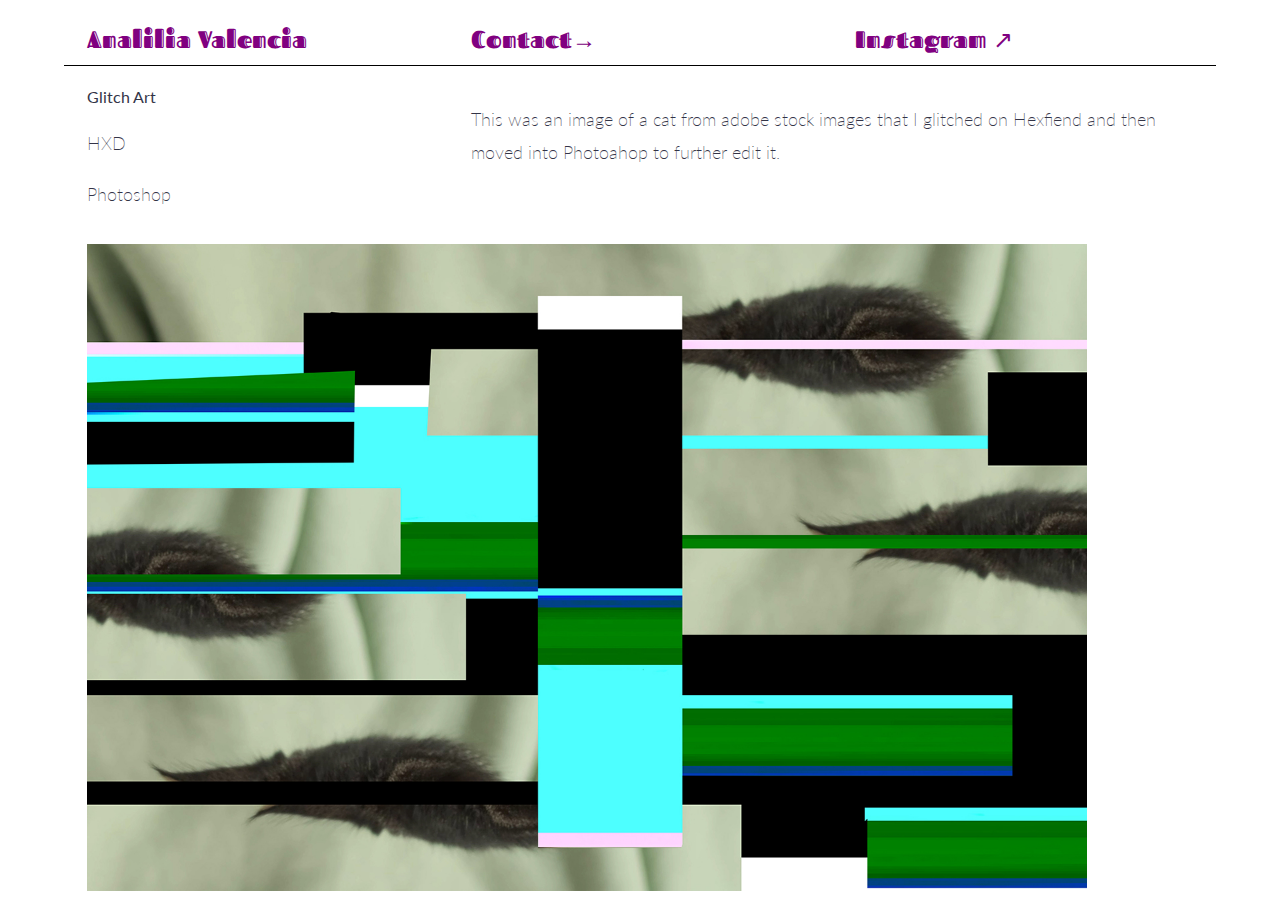
<file: project1.html>
<!DOCTYPE html>
<html lang="en">
<head>
    <meta charset="UTF-8">
    <meta http-equiv="X-UA-Compatible" content="IE=edge">
    <meta name="viewport" content="width=device-width, initial-scale=1.0">
    <title>My Website</title>
    <link rel="stylesheet" href="styles/simple-grid.css">
    <link rel="stylesheet" href="styles/main.css">
    <link rel="stylesheet" href="https://fonts.googleapis.com/css?family=Fascinate+Inline">
</head>
<body>
    <div class="container">
        <div class="row nav_bar">
            <div class="col-4">
                <a class="nav_item" href="/">Analilia Valencia</a>
            </div>

            <div class="col-4">
                <a class="nav_item" href="mailto:analilia.valenciaizazaga@sjsu.edu">Contact&#8594;
                </a>
            </div>

            <div class="col-4">
                <a class="nav_item" href="https://www.instagram.com/moonghoulsclub/">Instagram &#8599;</a>
            </div>
        </div>


        <div class="row project_page_description">
            <div class="col-4">
                <a class="nav item" <h3>Glitch Art</h3> </a>
                <p class="project_tools">HXD</p>
                <p class="project_tools">Photoshop</p>
            </div>
            <div class="col-8">
                <p>This was an image of a cat from adobe stock images that I glitched on Hexfiend and then moved into Photoahop to further edit it.</p>
            </div>
      </div>
        <div class="row">
            <div class="col-12">
                <img src="assets/images/a0333.jpg" width="1000px"/>
                <p></p>
            </div>
        </div>
        </div>
    </body>
</html>
</file>
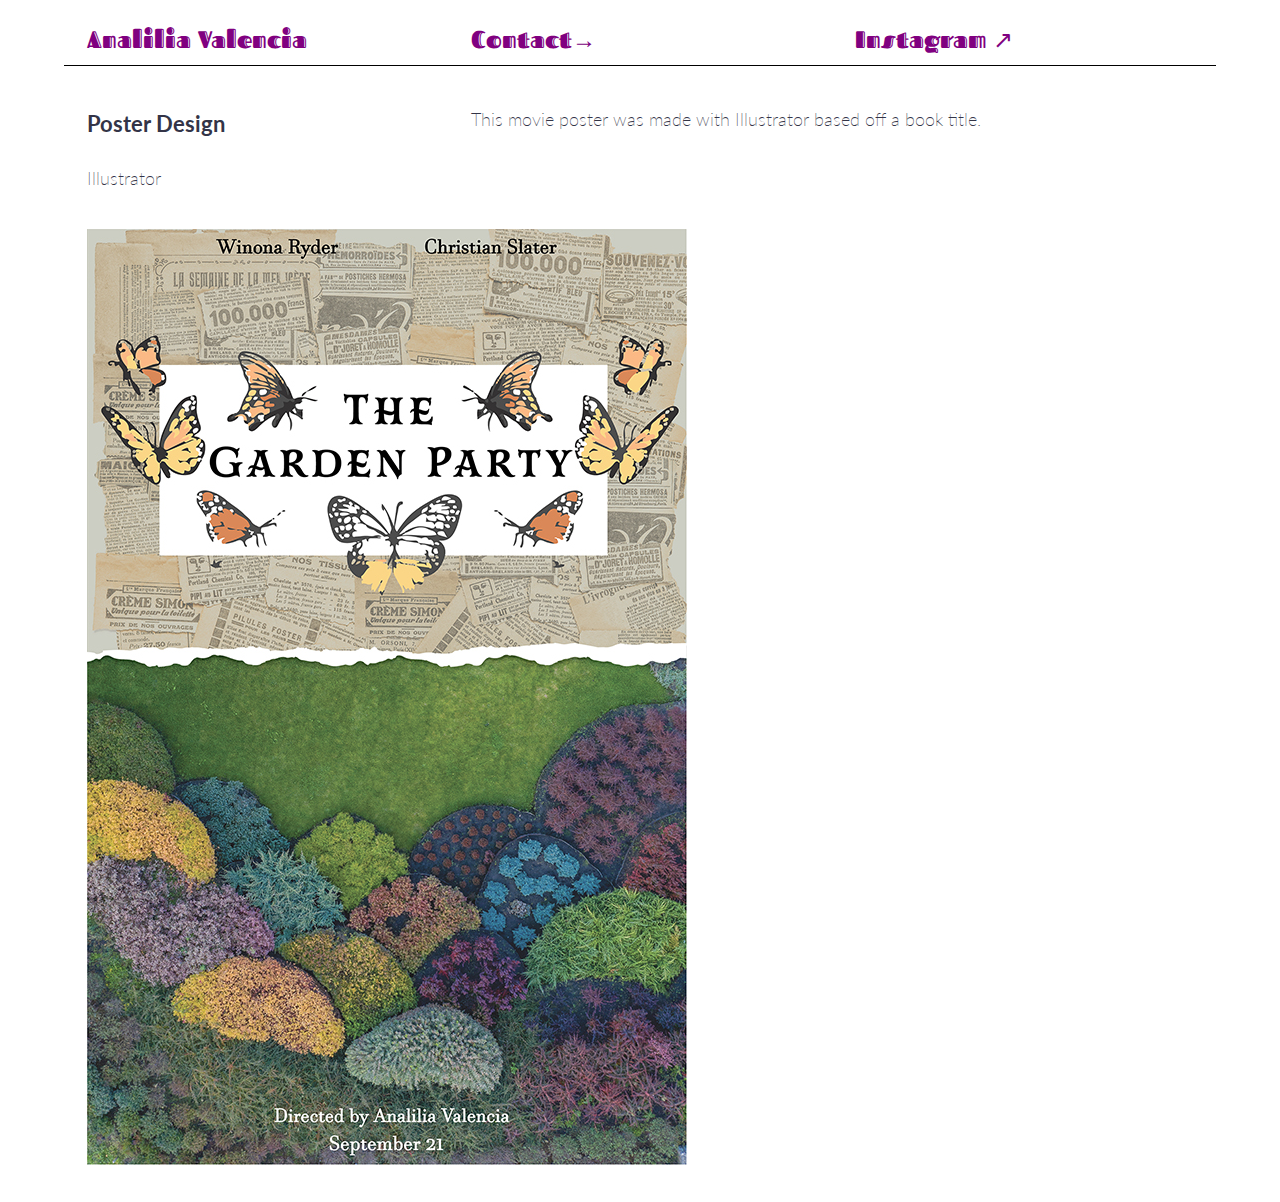
<file: project2.html>
<!DOCTYPE html>
<html lang="en">
<head>
    <meta charset="UTF-8">
    <meta http-equiv="X-UA-Compatible" content="IE=edge">
    <meta name="viewport" content="width=device-width, initial-scale=1.0">
    <title>My Website</title>
    <link rel="stylesheet" href="styles/simple-grid.css">
    <link rel="stylesheet" href="styles/main.css">
    <link rel="stylesheet" href="https://fonts.googleapis.com/css?family=Fascinate+Inline">
</head>
<body>
    <div class="container">
        <div class="row nav_bar">
            <div class="col-4">
                <a class="nav_item" href="/">Analilia Valencia</a>
            </div>

            <div class="col-4">
                <a class="nav_item" href="mailto:analilia.valenciaizazaga@sjsu.edu">Contact&#8594;
                </a>
            </div>

            <div class="col-4">
                <a class="nav_item" href="https://www.instagram.com/moonghoulsclub/">Instagram &#8599;</a>
            </div>
        </div>


        <div class="row project_page_description">
            <div class="col-4">
                <h3>Poster Design</h3>
                <p class="project_tools">Illustrator</p>
            </div>
            <div class="col-8">
                <p>This movie poster was made with Illustrator based off a book title.</p>
            </div>
      </div>
        <div class="row">
            <div class="col-12">
                <img src="assets/images/poster ao555.jpg"/>
                <p></p>
            </div>
        </div>
        </div>
    </body>
</html>
</file>
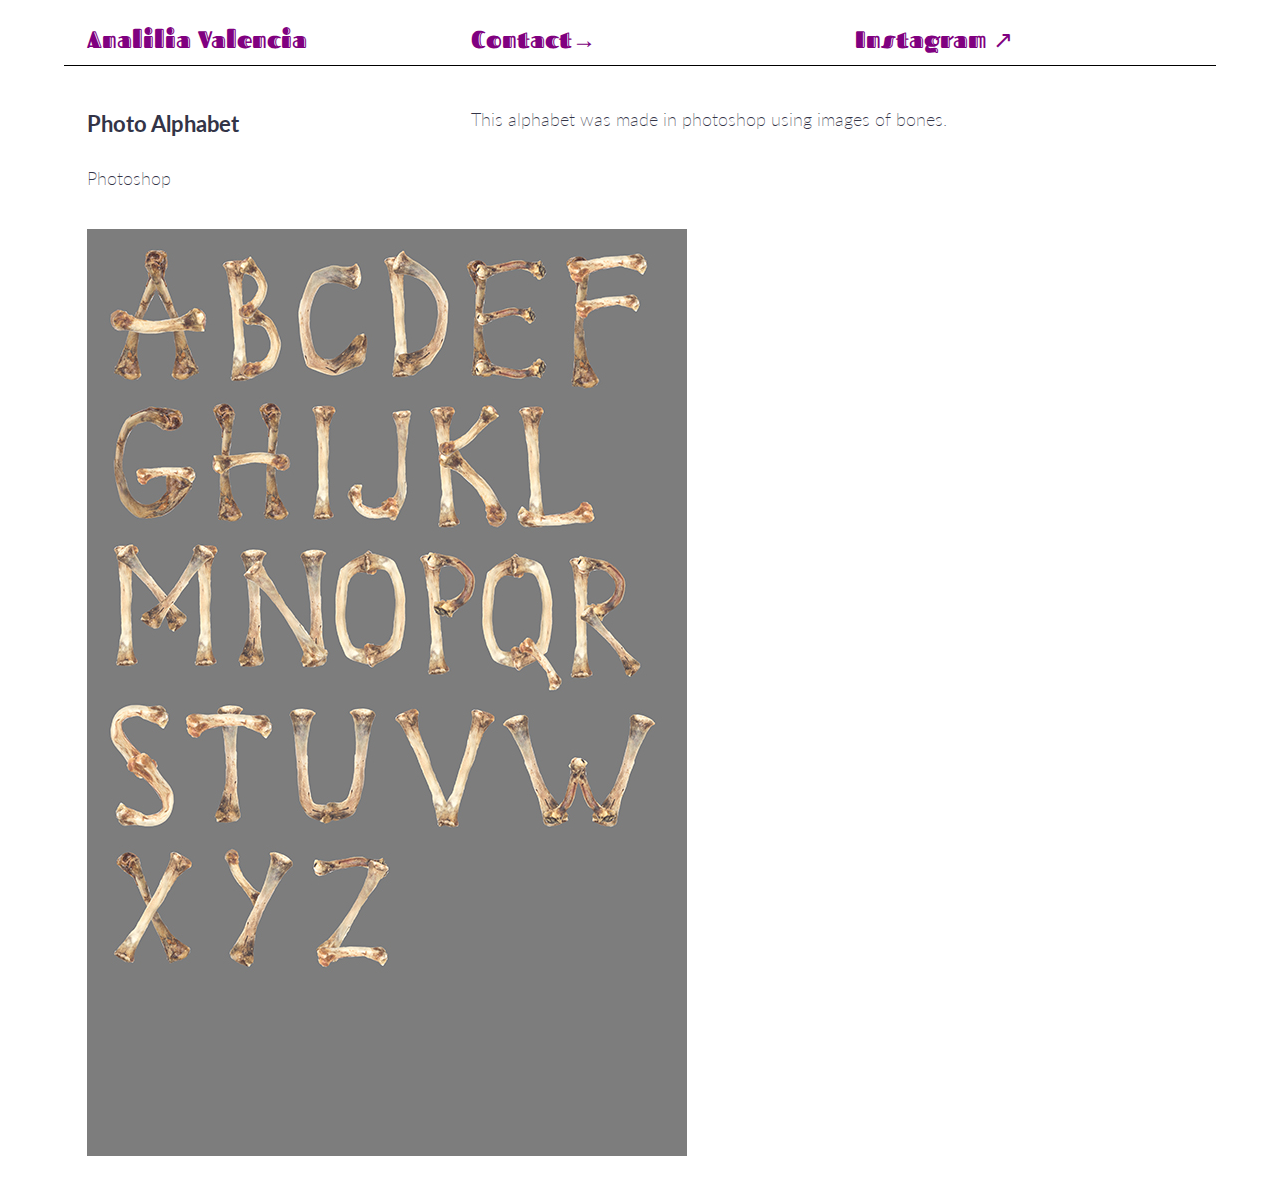
<file: project3.html>
<!DOCTYPE html>
<html lang="en">
<head>
    <meta charset="UTF-8">
    <meta http-equiv="X-UA-Compatible" content="IE=edge">
    <meta name="viewport" content="width=device-width, initial-scale=1.0">
    <title>My Website</title>
    <link rel="stylesheet" href="styles/simple-grid.css">
    <link rel="stylesheet" href="styles/main.css">
    <link rel="stylesheet" href="https://fonts.googleapis.com/css?family=Fascinate+Inline">
</head>
<body>
    <div class="container">
        <div class="row nav_bar">
            <div class="col-4">
                <a class="nav_item" href="/">Analilia Valencia</a>
            </div>

            <div class="col-4">
                <a class="nav_item" href="mailto:analilia.valenciaizazaga@sjsu.edu">Contact&#8594;
                </a>
            </div>

            <div class="col-4">
                <a class="nav_item" href="https://www.instagram.com/moonghoulsclub/">Instagram &#8599;</a>
            </div>
        </div>


        <div class="row project_page_description">
            <div class="col-4">
                <h3>Photo Alphabet</h3>
                <p class="project_tools">Photoshop</p>
            </div>
            <div class="col-8">
                <p>This alphabet was made in photoshop using images of bones.</p>
            </div>
      </div>
        <div class="row">
            <div class="col-12">
                <img src="assets/images/ao77.jpg"/>
                <p></p>
            </div>
        </div>
        </div>
    </body>
</html>
</file>
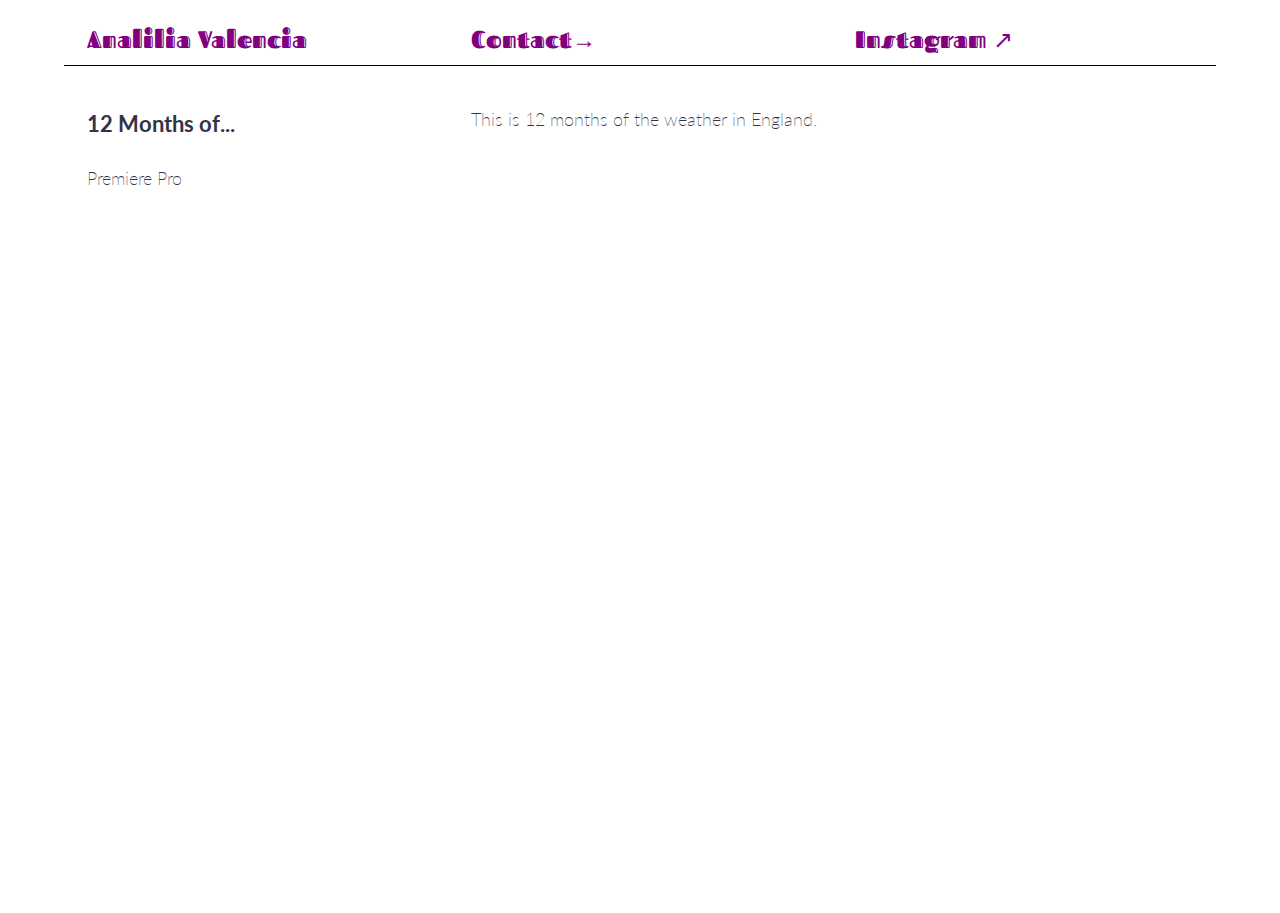
<file: project5.html>
<!DOCTYPE html>
<html lang="en">
<head>
    <meta charset="UTF-8">
    <meta http-equiv="X-UA-Compatible" content="IE=edge">
    <meta name="viewport" content="width=device-width, initial-scale=1.0">
    <title>My Website</title>
    <link rel="stylesheet" href="styles/simple-grid.css">
    <link rel="stylesheet" href="styles/main.css">
    <link rel="stylesheet" href="https://fonts.googleapis.com/css?family=Fascinate+Inline">
</head>
<body>
    <div class="container">
        <div class="row nav_bar">
            <div class="col-4">
                <a class="nav_item" href="/">Analilia Valencia</a>
            </div>

            <div class="col-4">
                <a class="nav_item" href="mailto:analilia.valenciaizazaga@sjsu.edu">Contact&#8594;
                </a>
            </div>

            <div class="col-4">
                <a class="nav_item" href="https://www.instagram.com/moonghoulsclub/">Instagram &#8599;</a>
            </div>
        </div>


        <div class="row project_page_description">
            <div class="col-4">
                <h3>12 Months of...</h3>
                <p class="project_tools">Premiere Pro</p>
            </div>
            <div class="col-8">
                <p>This is 12 months of the weather in England.</p>
            </div>
      </div>
        <div class="row">
            <div class="col-12">
                  <iframe width="560" height="315" src="https://www.youtube.com/embed/wD8WXl4Htpg" title="YouTube video player" frameborder="0" allow="accelerometer; autoplay; clipboard-write; encrypted-media; gyroscope; picture-in-picture" allowfullscreen></iframe>
                <p></p>
            </div>
        </div>
        </div>
    </body>
</html>
</file>
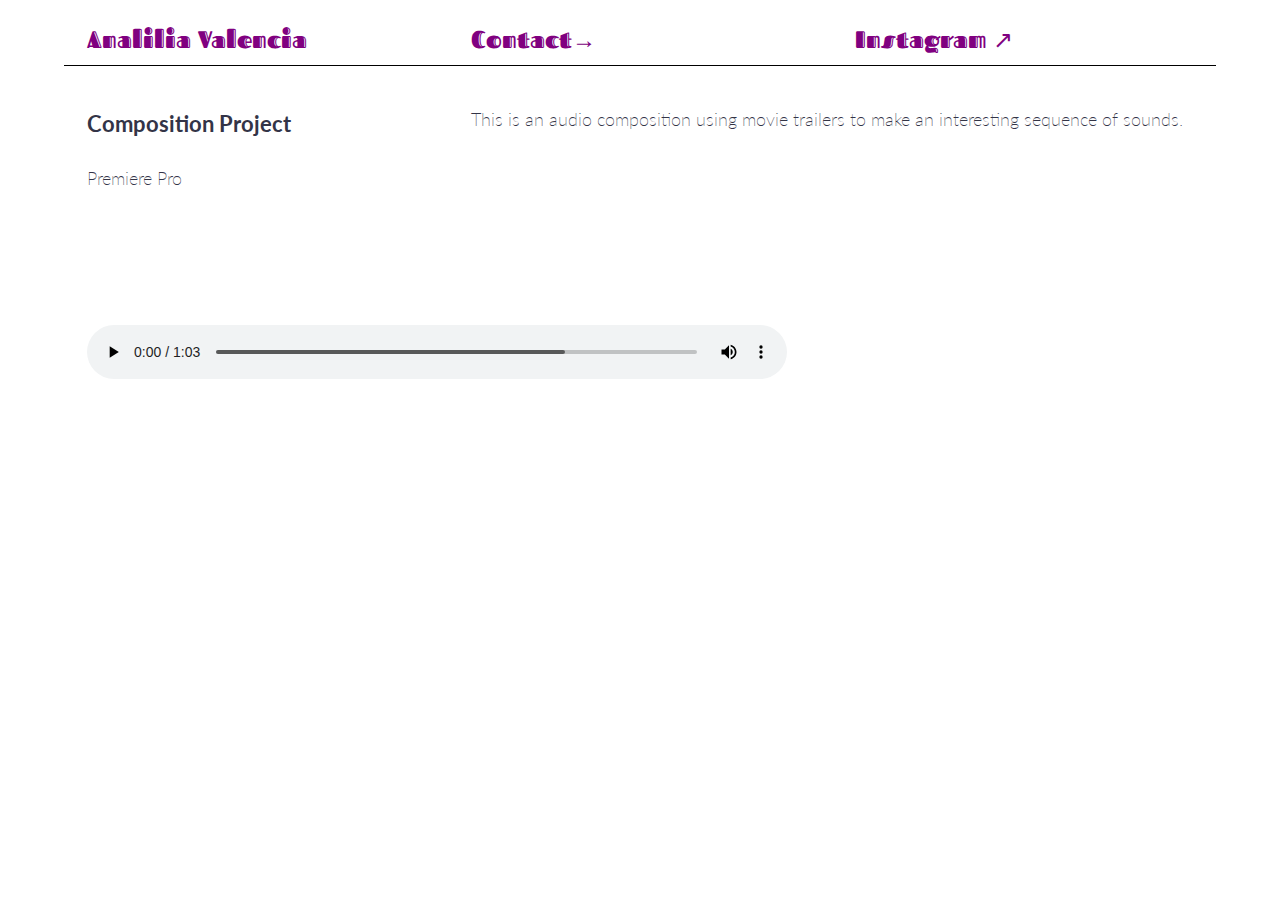
<file: project6.html>
<!DOCTYPE html>
<html lang="en">
<head>
    <meta charset="UTF-8">
    <meta http-equiv="X-UA-Compatible" content="IE=edge">
    <meta name="viewport" content="width=device-width, initial-scale=1.0">
    <title>My Website</title>
    <link rel="stylesheet" href="styles/simple-grid.css">
    <link rel="stylesheet" href="styles/main.css">
    <link rel="stylesheet" href="https://fonts.googleapis.com/css?family=Fascinate+Inline">
</head>
<body>
    <div class="container">
        <div class="row nav_bar">
            <div class="col-4">
                <a class="nav_item" href="/">Analilia Valencia</a>
            </div>

            <div class="col-4">
                <a class="nav_item" href="mailto:analilia.valenciaizazaga@sjsu.edu">Contact&#8594;
                </a>
            </div>

            <div class="col-4">
                <a class="nav_item" href="https://www.instagram.com/moonghoulsclub/">Instagram &#8599;</a>
            </div>
        </div>


        <div class="row project_page_description">
            <div class="col-4">
                <h3>Composition Project</h3>
                <p class="project_tools">Premiere Pro</p>
            </div>
            <div class="col-8">
                <p>This is an audio composition using movie trailers to make an interesting sequence of sounds.</p>
            </div>
      </div>
        <div class="row">
            <div class="col-12">
                <video src="assets/images/compo.mp3.mp3" autoplay controls width="700px">
                <p></p>
            </div>
        </div>
        </div>
    </body>
</html>
</file>
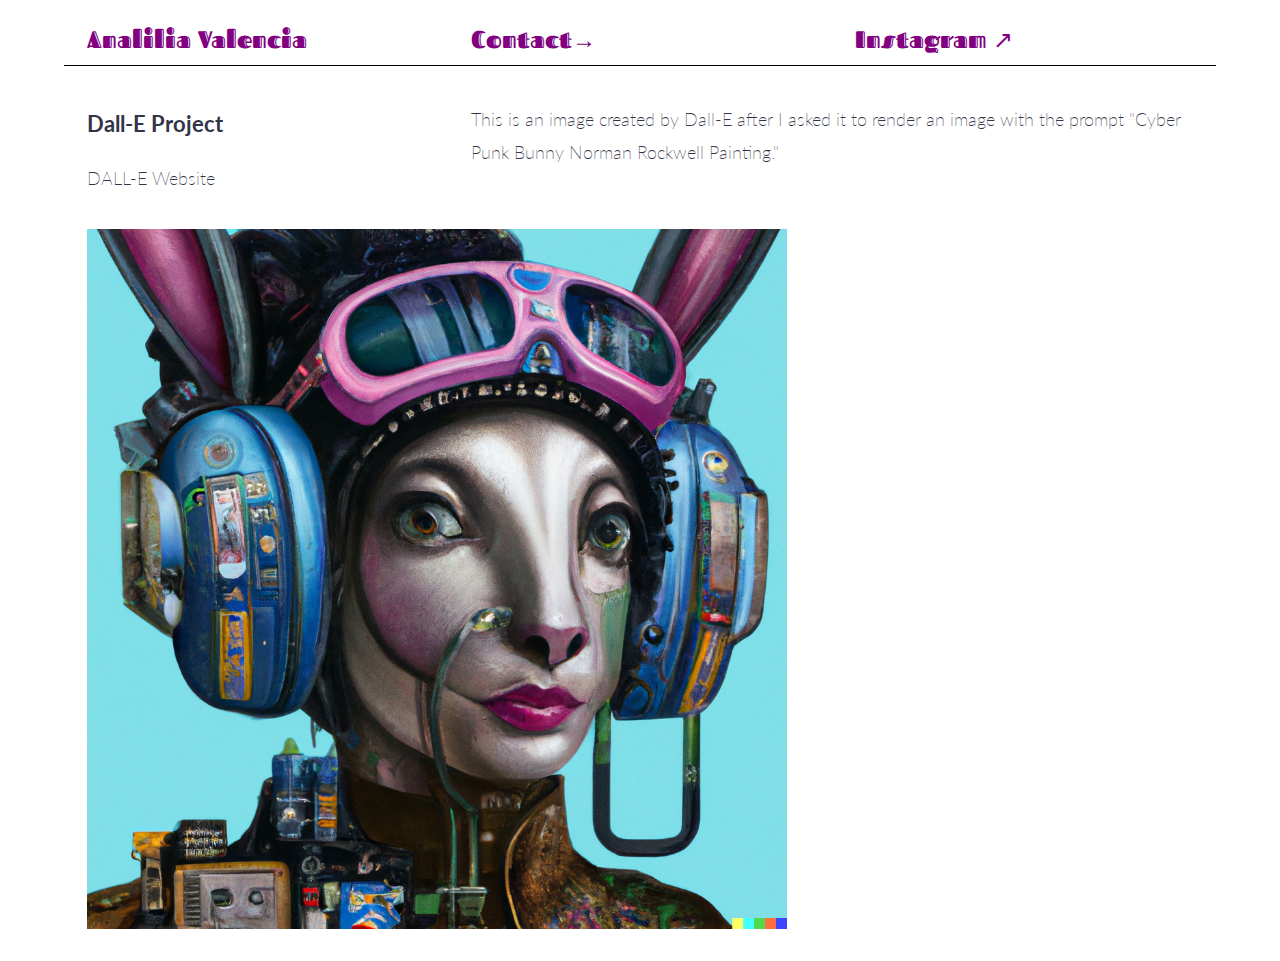
<file: project7.html>
<!DOCTYPE html>
<html lang="en">
<head>
    <meta charset="UTF-8">
    <meta http-equiv="X-UA-Compatible" content="IE=edge">
    <meta name="viewport" content="width=device-width, initial-scale=1.0">
    <title>My Website</title>
    <link rel="stylesheet" href="styles/simple-grid.css">
    <link rel="stylesheet" href="styles/main.css">
    <link rel="stylesheet" href="https://fonts.googleapis.com/css?family=Fascinate+Inline">
</head>
<body>
    <div class="container">
        <div class="row nav_bar">
            <div class="col-4">
                <a class="nav_item" href="/">Analilia Valencia</a>
            </div>

            <div class="col-4">
                <a class="nav_item" href="mailto:analilia.valenciaizazaga@sjsu.edu">Contact&#8594;
                </a>
            </div>

            <div class="col-4">
                <a class="nav_item" href="https://www.instagram.com/moonghoulsclub/">Instagram &#8599;</a>
            </div>
        </div>


        <div class="row project_page_description">
            <div class="col-4">
                <h3>Dall-E Project</h3>
                <p class="project_tools">DALL-E Website</p>
            </div>
            <div class="col-8">
                <p>This is an image created by Dall-E after I asked it to render an image with the prompt "Cyber Punk Bunny Norman Rockwell Painting."</p>
            </div>
      </div>
        <div class="row">
            <div class="col-12">
                  <img src="assets/images/dalle.jpg" width="700px"/>
                <p></p>
            </div>
        </div>
        </div>
    </body>
</html>
</file>
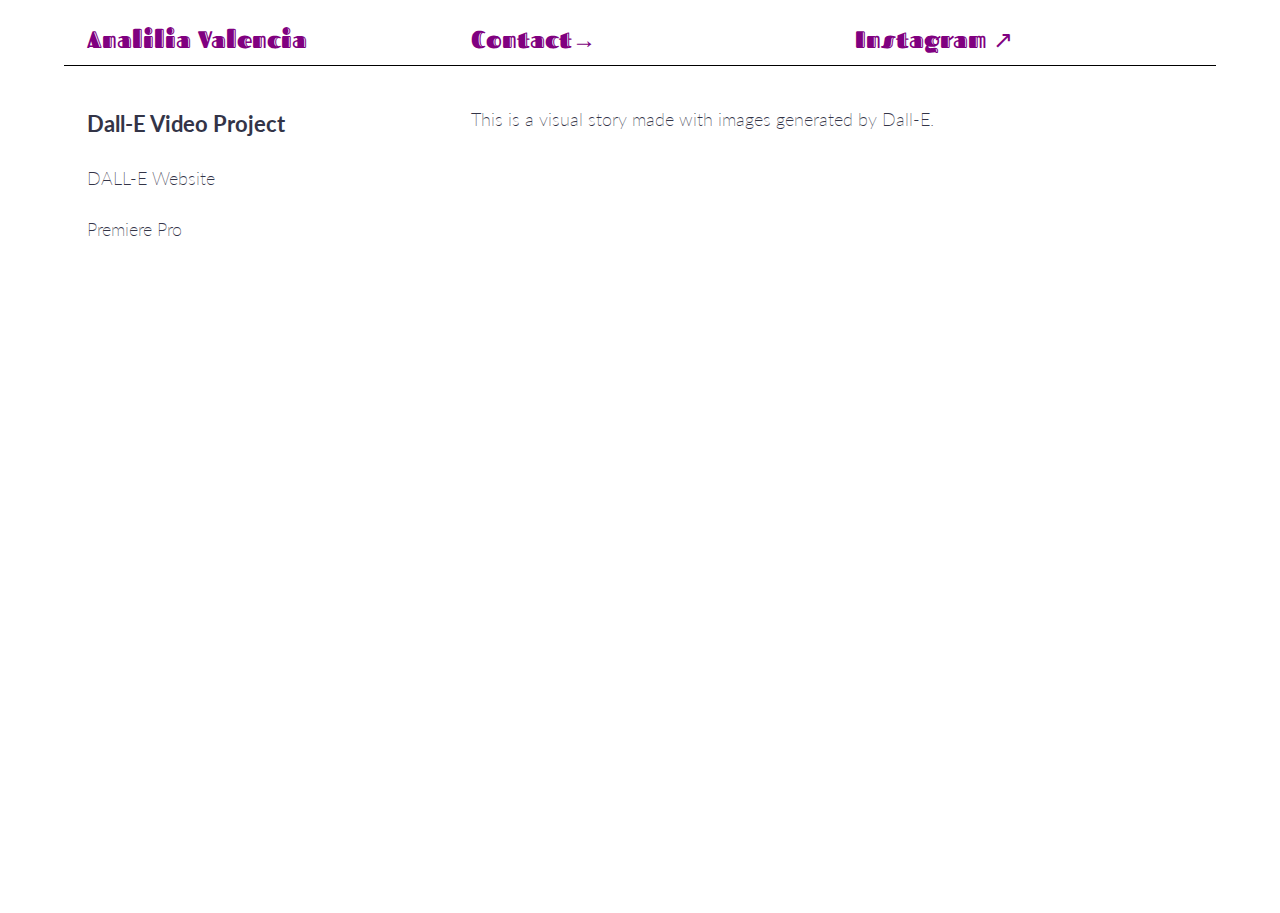
<file: project8.html>
<!DOCTYPE html>
<html lang="en">
<head>
    <meta charset="UTF-8">
    <meta http-equiv="X-UA-Compatible" content="IE=edge">
    <meta name="viewport" content="width=device-width, initial-scale=1.0">
    <title>My Website</title>
    <link rel="stylesheet" href="styles/simple-grid.css">
    <link rel="stylesheet" href="styles/main.css">
    <link rel="stylesheet" href="https://fonts.googleapis.com/css?family=Fascinate+Inline">
</head>
<body>
    <div class="container">
        <div class="row nav_bar">
            <div class="col-4">
                <a class="nav_item" href="/">Analilia Valencia</a>
            </div>

            <div class="col-4">
                <a class="nav_item" href="mailto:analilia.valenciaizazaga@sjsu.edu">Contact&#8594;
                </a>
            </div>

            <div class="col-4">
                <a class="nav_item" href="https://www.instagram.com/moonghoulsclub/">Instagram &#8599;</a>
            </div>
        </div>


        <div class="row project_page_description">
            <div class="col-4">
                <h3>Dall-E Video Project </h3>
                <p class="project_tools">DALL-E Website</p>
                <p class="project_tools">Premiere Pro</p>
            </div>
            <div class="col-8">
                <p>This is a visual story made with images generated by Dall-E.</p>
            </div>
      </div>
        <div class="row">
            <div class="col-12">
               <iframe width="560" height="315" src="https://www.youtube.com/embed/y3D0brhFY2Q" title="YouTube video player" frameborder="0" allow="accelerometer; autoplay; clipboard-write; encrypted-media; gyroscope; picture-in-picture" allowfullscreen></iframe>
                <p></p>
            </div>
        </div>
        </div>
    </body>
</html>
</file>
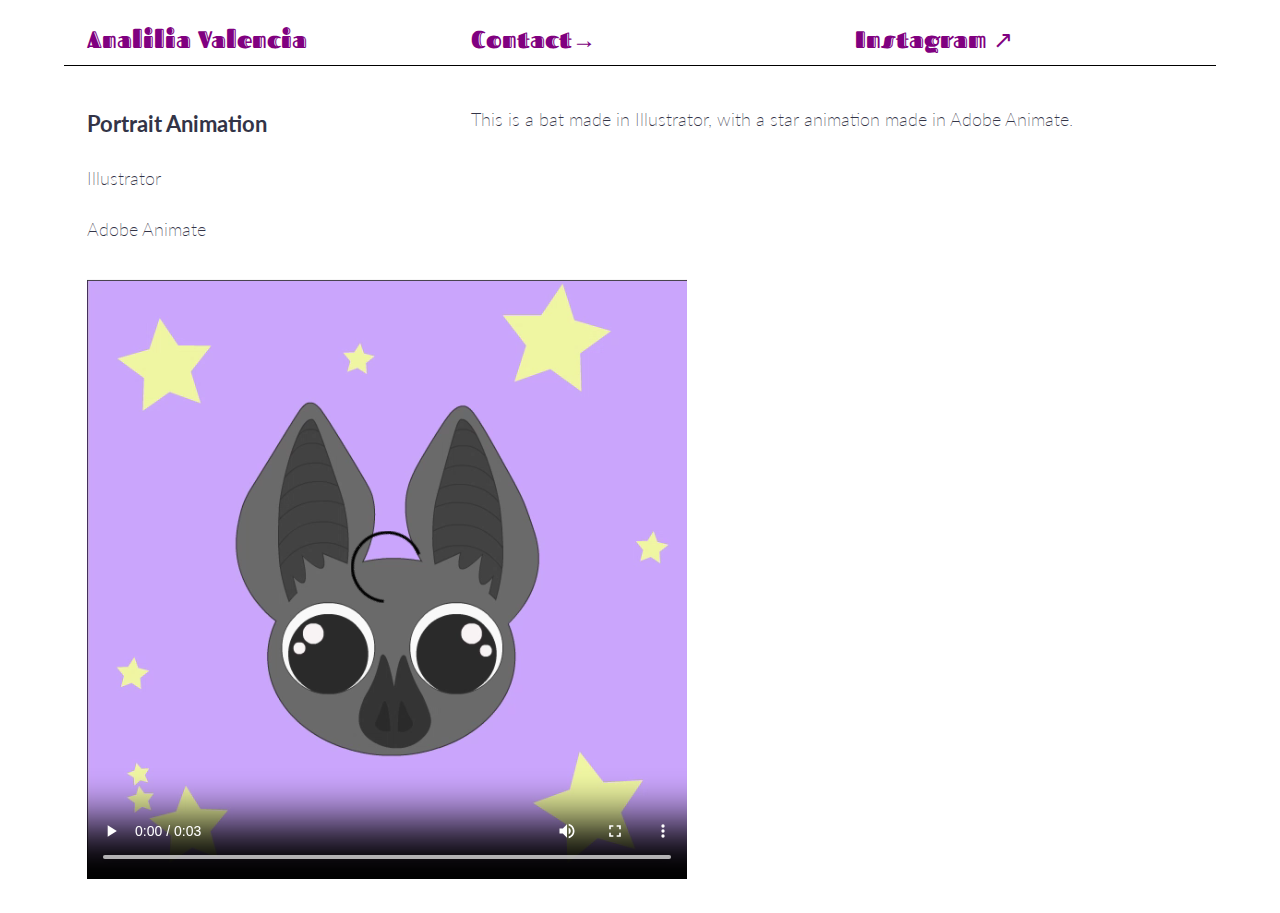
<file: project9.html>
<!DOCTYPE html>
<html lang="en">
<head>
    <meta charset="UTF-8">
    <meta http-equiv="X-UA-Compatible" content="IE=edge">
    <meta name="viewport" content="width=device-width, initial-scale=1.0">
    <title>My Website</title>
    <link rel="stylesheet" href="styles/simple-grid.css">
    <link rel="stylesheet" href="styles/main.css">
    <link rel="stylesheet" href="https://fonts.googleapis.com/css?family=Fascinate+Inline">
</head>
<body>
    <div class="container">
        <div class="row nav_bar">
            <div class="col-4">
                <a class="nav_item" href="/">Analilia Valencia</a>
            </div>

            <div class="col-4">
                <a class="nav_item" href="mailto:analilia.valenciaizazaga@sjsu.edu">Contact&#8594;
                </a>
            </div>

            <div class="col-4">
                <a class="nav_item"href="https://www.instagram.com/moonghoulsclub/">Instagram &#8599;</a>
            </div>
        </div>


        <div class="row project_page_description">
            <div class="col-4">
                <h3>Portrait Animation</h3>
                <p class="project_tools">Illustrator</p>
                <p class="project_tools">Adobe Animate</p>
            </div>
            <div class="col-8">
                <p>This is a bat made in Illustrator, with a star animation made in Adobe Animate.</p>
            </div>
      </div>
        <div class="row">
            <div class="col-12">
                  <video src="assets/images/batani.mp4" width="600px" autoplay controls>
                <p></p>
            </div>
        </div>
        </div>
    </body>
</html>
</file>
<file: styles/simple-grid.css>
/**
*** SIMPLE GRID
*** (C) ZACH COLE 2016
**/

@import url(https://fonts.googleapis.com/css?family=Lato:400,300,300italic,400italic,700,700italic);

/* UNIVERSAL */

html,
body {
  height: 100%;
  width: 100%;
  margin: 0;
  padding: 0;
  left: 0;
  top: 0;
  font-size: 100%;
}

/* ROOT FONT STYLES */

* {
  font-family: 'Lato', Helvetica, sans-serif;
  color: #333447;
  line-height: 1.5;
}

/* TYPOGRAPHY */

h1 {
  font-size: 2.5rem;
}

h2 {
  font-size: 2rem;
}

h3 {
  font-size: 1.375rem;
}

h4 {
  font-size: 1.125rem;
}

h5 {
  font-size: 1rem;
}

h6 {
  font-size: 0.875rem;
}

p {
  font-size: 1.125rem;
  font-weight: 200;
  line-height: 1.8;
}

.font-light {
  font-weight: 300;
}

.font-regular {
  font-weight: 400;
}

.font-heavy {
  font-weight: 700;
}

/* POSITIONING */

.left {
  text-align: left;
}

.right {
  text-align: right;
}

.center {
  text-align: center;
  margin-left: auto;
  margin-right: auto;
}

.justify {
  text-align: justify;
}

/* ==== GRID SYSTEM ==== */

.container {
  width: 90%;
  margin-left: auto;
  margin-right: auto;
}

.row {
  position: relative;
  width: 100%;
}

.row [class^="col"] {
  float: left;
  margin: 0.5rem 2%;
  min-height: 0.125rem;
}

.col-1,
.col-2,
.col-3,
.col-4,
.col-5,
.col-6,
.col-7,
.col-8,
.col-9,
.col-10,
.col-11,
.col-12 {
  width: 96%;
}

.col-1-sm {
  width: 4.33%;
}

.col-2-sm {
  width: 12.66%;
}

.col-3-sm {
  width: 21%;
}

.col-4-sm {
  width: 29.33%;
}

.col-5-sm {
  width: 37.66%;
}

.col-6-sm {
  width: 46%;
}

.col-7-sm {
  width: 54.33%;
}

.col-8-sm {
  width: 62.66%;
}

.col-9-sm {
  width: 71%;
}

.col-10-sm {
  width: 79.33%;
}

.col-11-sm {
  width: 87.66%;
}

.col-12-sm {
  width: 96%;
}

.row::after {
	content: "";
	display: table;
	clear: both;
}

.hidden-sm {
  display: none;
}

@media only screen and (min-width: 33.75em) {  /* 540px */
  .container {
    width: 80%;
  }
}

@media only screen and (min-width: 45em) {  /* 720px */
  .col-1 {
    width: 4.33%;
  }

  .col-2 {
    width: 12.66%;
  }

  .col-3 {
    width: 21%;
  }

  .col-4 {
    width: 29.33%;
  }

  .col-5 {
    width: 37.66%;
  }

  .col-6 {
    width: 46%;
  }

  .col-7 {
    width: 54.33%;
  }

  .col-8 {
    width: 62.66%;
  }

  .col-9 {
    width: 71%;
  }

  .col-10 {
    width: 79.33%;
  }

  .col-11 {
    width: 87.66%;
  }

  .col-12 {
    width: 96%;
  }

  .hidden-sm {
    display: block;
  }
}

@media only screen and (min-width: 60em) { /* 960px */
  .container {
    width: 90%;
    margin-top: 1%;
    /* max-width: 60rem; */
  }
}

.container {
  margin-top: 1%;
}
</file>
<file: styles/main.css>
.nav_bar {
    border-bottom: 1px solid black;
}

.nav_bar a {
    font-size: 24px;
    text-decoration: none;
}

#title_name {
    font-size: 3.5rem;
}

.homepage_project_image {
    max-width: 700px;
}
.project_card_name  {
    text-align: center;
}

.project_card_about {
    text-align: center;
}

.project_page_description {
    margin-top: 1%;
}
.nav_item {
  color:purple;
  font-family: "Fascinate Inline";
}
#title_name{
  color: Black;
  font-family: "Fascinate Inline";
}
</file>
